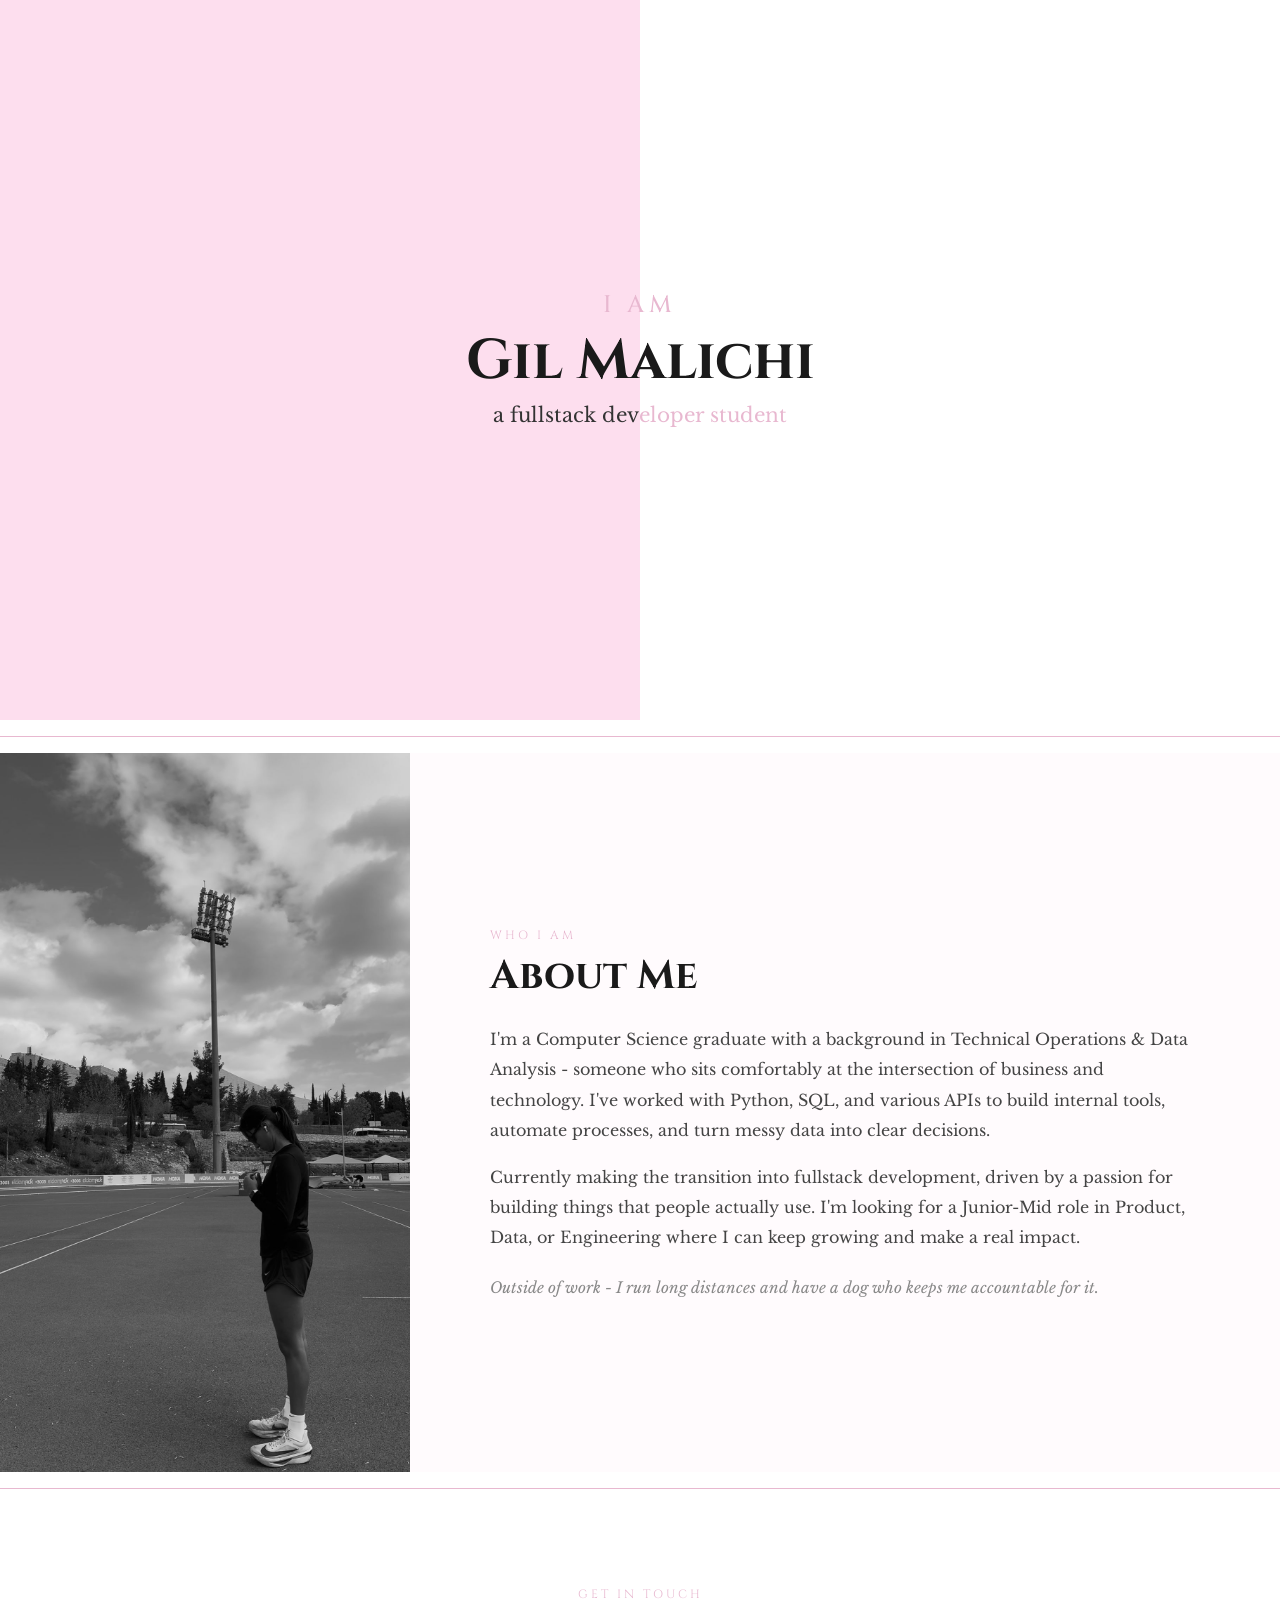
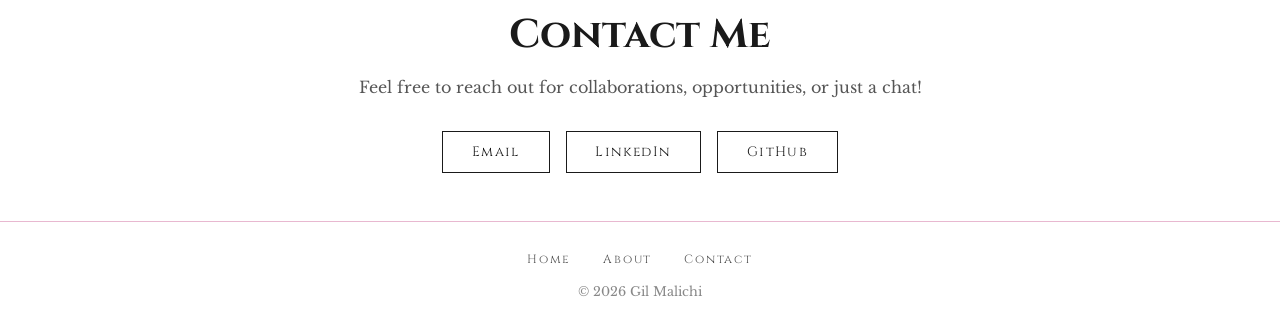
<file: index.html>
<!DOCTYPE html>
<html lang="en">


<head>
  <meta charset="UTF-8">
  <meta name="viewport" content="width=device-width, initial-scale=1.0">
  <title>Gil Malichi</title>
  <link href="https://cdn.jsdelivr.net/npm/bootstrap@5.3.0-alpha3/dist/css/bootstrap.min.css" rel="stylesheet"
    integrity="sha384-KK94CHFLLe+nY2dmCWGMq91rCGa5gtU4mk92HdvYe+M/SXH301p5ILy+dN9+nJOZ" crossorigin="anonymous">
  <link rel="stylesheet" href="./style.css">

<link rel="preconnect" href="https://fonts.googleapis.com">
<link rel="preconnect" href="https://fonts.gstatic.com" crossorigin>
<link href="https://fonts.googleapis.com/css2?family=Caveat:wght@400..700&family=Cinzel:wght@400..900&family=Libre+Baskerville:ital,wght@0,400..700;1,400..700&display=swap" rel="stylesheet">
</head>

<body>

<section id="title">
  <!-- Two-color split background -->
  <div class="title-bg">
    <div class="title-bg-left"></div>
    <div class="title-bg-right"></div>
  </div>

  <!-- Text content centered over the split -->
  <div class="title-content">
    <h4 class="title-label">I AM</h4>
    <h1 class="title-name">Gil Malichi</h1>

<div class="title-sub-wrapper">
  <h3 class="title-sub title-sub-dark">
    a fullstack developer student
  </h3>
  <h3 class="title-sub title-sub-blue">
    a fullstack developer student
  </h3>

</div>
</div>
</section>

<hr class="featurette-divider">

<section id="about">
  <div class="about-inner">
    <div class="about-image-col">
      <img
        src="./pictures/profile.jpeg"
        class="about-photo"
        alt="Gil Malichi"
      >
    </div>
    <div class="about-text-col">
      <p class="about-label">WHO I AM</p>
      <h2 class="about-heading">About Me</h2>
      <p class="about-body">I'm a Computer Science graduate with a background in Technical Operations &amp; Data Analysis - someone who sits comfortably at the intersection of business and technology. I've worked with Python, SQL, and various APIs to build internal tools, automate processes, and turn messy data into clear decisions.</p>
      <p class="about-body">Currently making the transition into fullstack development, driven by a passion for building things that people actually use. I'm looking for a Junior-Mid role in Product, Data, or Engineering where I can keep growing and make a real impact.</p>
      <p class="about-personal">Outside of work - I run long distances and have a dog who keeps me accountable for it.</p>
    </div>
  </div>
</section>

<hr class="featurette-divider">

<section id="contact">
  <div class="contact-inner">
    <p class="contact-label">GET IN TOUCH</p>
    <h2 class="contact-heading">Contact Me</h2>
    <p class="contact-body">Feel free to reach out for collaborations, opportunities, or just a chat!</p>
    <div class="contact-links">
      <a href="mailto:malichigil@gmail.com" class="contact-btn">Email</a>
      <a href="https://www.linkedin.com/in/gil-malichi" class="contact-btn" target="_blank">LinkedIn</a>
      <a href="https://github.com/malichigil1/html-portfolio" class="contact-btn" target="_blank">GitHub</a>
    </div>
  </div>

  <footer class="contact-footer">
    <ul class="footer-nav">
      <li><a href="#title">Home</a></li>
      <li><a href="#about">About</a></li>
      <li><a href="#contact">Contact</a></li>
    </ul>
    <p class="footer-copy">© 2026 Gil Malichi</p>
  </footer>
</section>

</body>

</html>
</file>
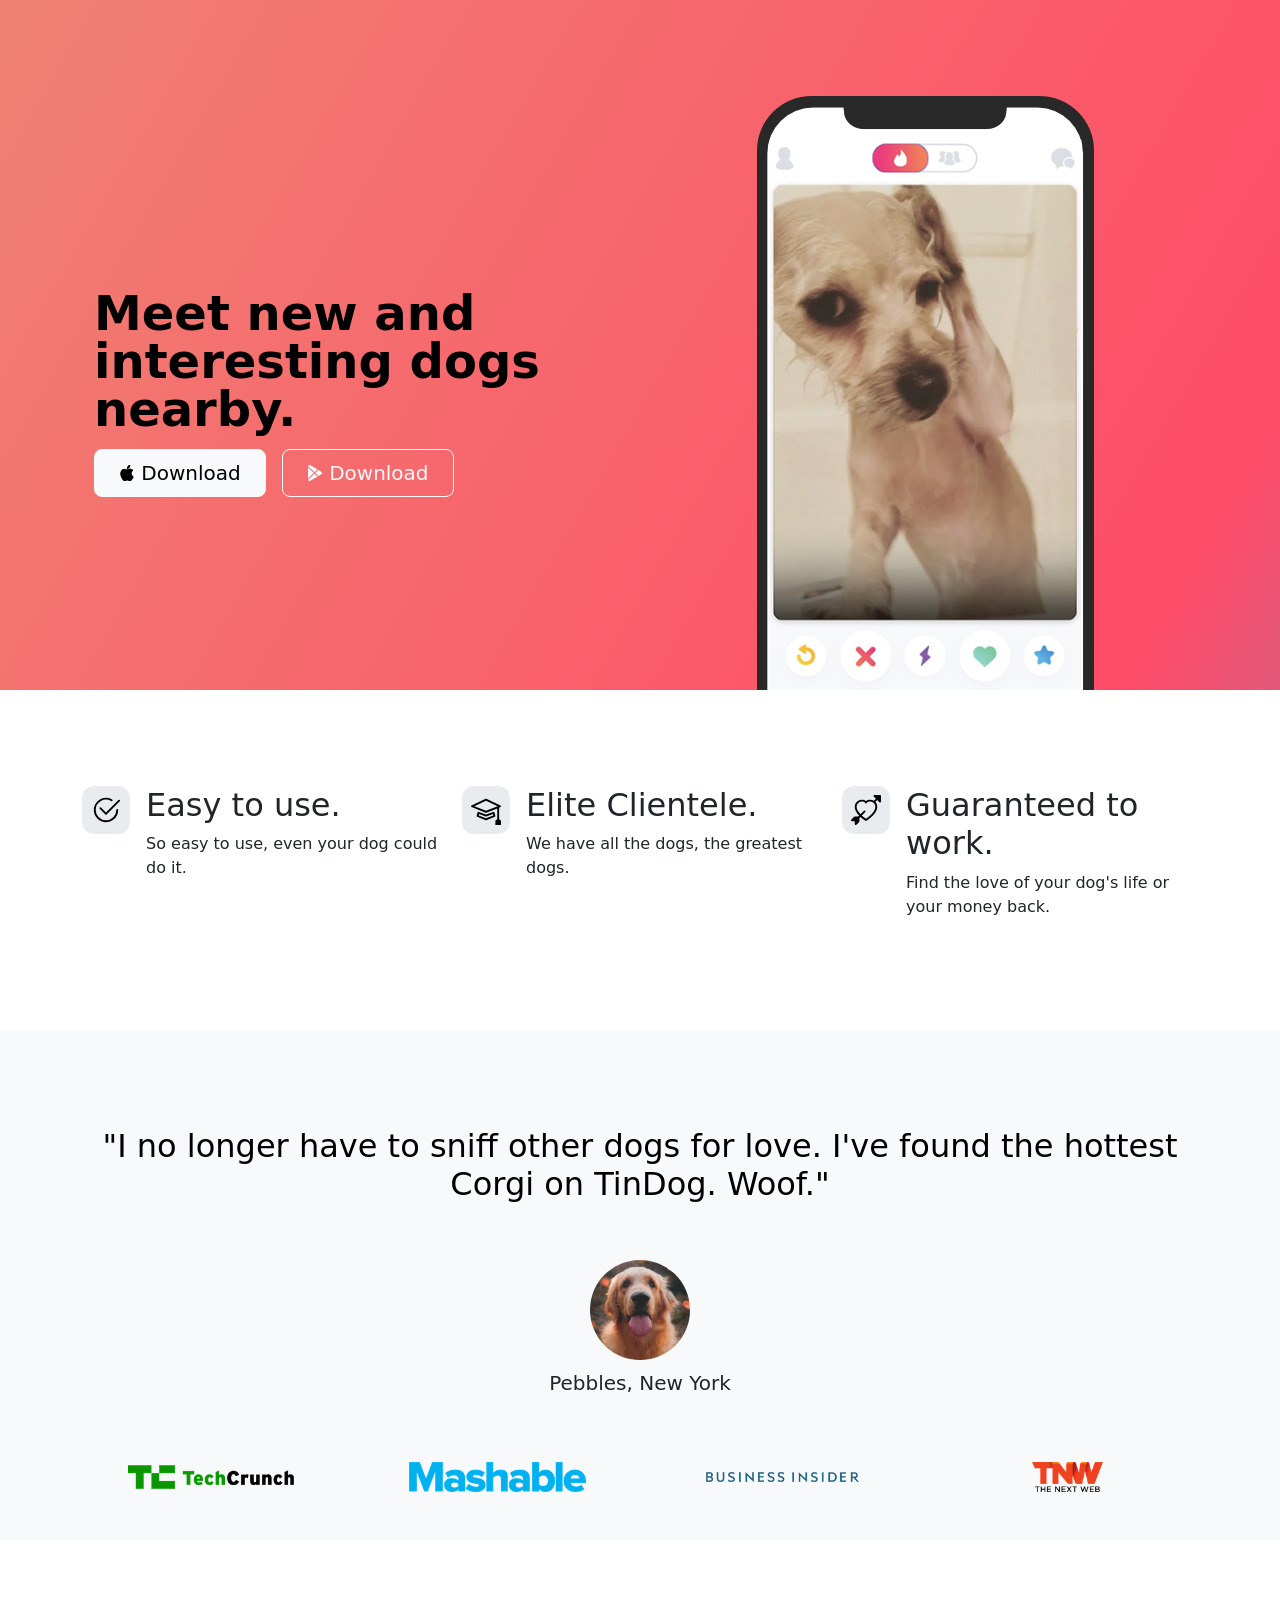
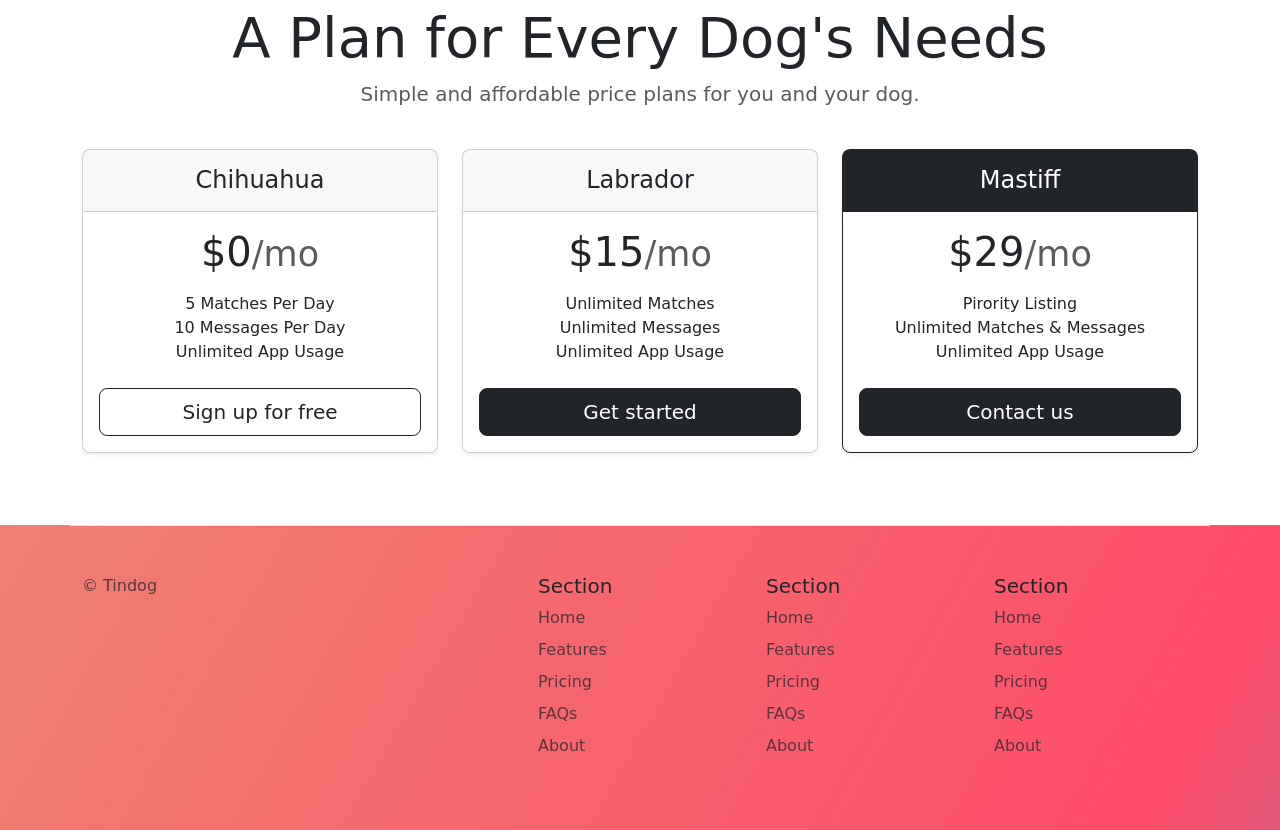
<file: solution.html>
<!DOCTYPE html>
<html lang="en">

<head>
  <meta charset="UTF-8">
  <meta name="viewport" content="width=device-width, initial-scale=1.0">
  <title>TinDog</title>
  <link href="https://cdn.jsdelivr.net/npm/bootstrap@5.3.0-alpha3/dist/css/bootstrap.min.css" rel="stylesheet"
    integrity="sha384-KK94CHFLLe+nY2dmCWGMq91rCGa5gtU4mk92HdvYe+M/SXH301p5ILy+dN9+nJOZ" crossorigin="anonymous">
  <link rel="stylesheet" href="./css/solution.css">
</head>

<body>


  <!-- Title -->
  <section id="title" class="gradient-background">

    <div class="container col-xxl-8 px-4 pt-5">
      <div class="row flex-lg-row-reverse align-items-center g-5 pt-5">
        <div class="col-10 col-sm-8 col-lg-6">
          <img src="./images/iphone.png" class="d-block mx-lg-auto img-fluid" alt="Bootstrap Themes" height="200"
            loading="lazy">
        </div>
        <div class="col-lg-6">
          <h1 class="display-5 fw-bold text-body-emphasis lh-1 mb-3">Meet new and interesting dogs nearby.</h1>

          <div class="d-grid gap-2 d-md-flex justify-content-md-start">
            <button type="button" class="btn btn-light btn-lg px-4 me-md-2"><svg xmlns="http://www.w3.org/2000/svg"
                width="16" height="16" fill="currentColor" class="bi bi-apple mb-1" viewBox="0 0 16 16">
                <path
                  d="M11.182.008C11.148-.03 9.923.023 8.857 1.18c-1.066 1.156-.902 2.482-.878 2.516.024.034 1.52.087 2.475-1.258.955-1.345.762-2.391.728-2.43Zm3.314 11.733c-.048-.096-2.325-1.234-2.113-3.422.212-2.189 1.675-2.789 1.698-2.854.023-.065-.597-.79-1.254-1.157a3.692 3.692 0 0 0-1.563-.434c-.108-.003-.483-.095-1.254.116-.508.139-1.653.589-1.968.607-.316.018-1.256-.522-2.267-.665-.647-.125-1.333.131-1.824.328-.49.196-1.422.754-2.074 2.237-.652 1.482-.311 3.83-.067 4.56.244.729.625 1.924 1.273 2.796.576.984 1.34 1.667 1.659 1.899.319.232 1.219.386 1.843.067.502-.308 1.408-.485 1.766-.472.357.013 1.061.154 1.782.539.571.197 1.111.115 1.652-.105.541-.221 1.324-1.059 2.238-2.758.347-.79.505-1.217.473-1.282Z" />
                <path
                  d="M11.182.008C11.148-.03 9.923.023 8.857 1.18c-1.066 1.156-.902 2.482-.878 2.516.024.034 1.52.087 2.475-1.258.955-1.345.762-2.391.728-2.43Zm3.314 11.733c-.048-.096-2.325-1.234-2.113-3.422.212-2.189 1.675-2.789 1.698-2.854.023-.065-.597-.79-1.254-1.157a3.692 3.692 0 0 0-1.563-.434c-.108-.003-.483-.095-1.254.116-.508.139-1.653.589-1.968.607-.316.018-1.256-.522-2.267-.665-.647-.125-1.333.131-1.824.328-.49.196-1.422.754-2.074 2.237-.652 1.482-.311 3.83-.067 4.56.244.729.625 1.924 1.273 2.796.576.984 1.34 1.667 1.659 1.899.319.232 1.219.386 1.843.067.502-.308 1.408-.485 1.766-.472.357.013 1.061.154 1.782.539.571.197 1.111.115 1.652-.105.541-.221 1.324-1.059 2.238-2.758.347-.79.505-1.217.473-1.282Z" />
              </svg> Download</button>
            <button type="button" class="btn btn-outline-light btn-lg px-4"><svg xmlns="http://www.w3.org/2000/svg"
                width="16" height="16" fill="currentColor" class="bi bi-google-play mb-1" viewBox="0 0 16 16">
                <path
                  d="M14.222 9.374c1.037-.61 1.037-2.137 0-2.748L11.528 5.04 8.32 8l3.207 2.96 2.694-1.586Zm-3.595 2.116L7.583 8.68 1.03 14.73c.201 1.029 1.36 1.61 2.303 1.055l7.294-4.295ZM1 13.396V2.603L6.846 8 1 13.396ZM1.03 1.27l6.553 6.05 3.044-2.81L3.333.215C2.39-.341 1.231.24 1.03 1.27Z" />
              </svg> Download</button>
          </div>
        </div>
      </div>
    </div>
  </section>
  <!-- Features -->
  <section id="features">
    <div class="container mt-5">
      <div class="row g-4 py-5 row-cols-1 row-cols-lg-3">
        <div class="col d-flex align-items-start">
          <div
            class="icon-square text-body-emphasis bg-body-secondary d-inline-flex align-items-center justify-content-center fs-4 flex-shrink-0 me-3">
            <svg xmlns="http://www.w3.org/2000/svg" height="30" fill="currentColor" class="bi bi-check2-circle"
              viewBox="0 0 16 16">
              <path
                d="M2.5 8a5.5 5.5 0 0 1 8.25-4.764.5.5 0 0 0 .5-.866A6.5 6.5 0 1 0 14.5 8a.5.5 0 0 0-1 0 5.5 5.5 0 1 1-11 0z" />
              <path
                d="M15.354 3.354a.5.5 0 0 0-.708-.708L8 9.293 5.354 6.646a.5.5 0 1 0-.708.708l3 3a.5.5 0 0 0 .708 0l7-7z" />
            </svg>
          </div>
          <div>
            <h3 class="fs-2">Easy to use.</h3>
            <p>So easy to use, even your dog could do it.</p>

          </div>
        </div>
        <div class="col d-flex align-items-start">
          <div
            class="icon-square text-body-emphasis bg-body-secondary d-inline-flex align-items-center justify-content-center fs-4 flex-shrink-0 me-3">
            <svg xmlns="http://www.w3.org/2000/svg" height="30" fill="currentColor" class="bi bi-mortarboard"
              viewBox="0 0 16 16">
              <path
                d="M8.211 2.047a.5.5 0 0 0-.422 0l-7.5 3.5a.5.5 0 0 0 .025.917l7.5 3a.5.5 0 0 0 .372 0L14 7.14V13a1 1 0 0 0-1 1v2h3v-2a1 1 0 0 0-1-1V6.739l.686-.275a.5.5 0 0 0 .025-.917l-7.5-3.5ZM8 8.46 1.758 5.965 8 3.052l6.242 2.913L8 8.46Z" />
              <path
                d="M4.176 9.032a.5.5 0 0 0-.656.327l-.5 1.7a.5.5 0 0 0 .294.605l4.5 1.8a.5.5 0 0 0 .372 0l4.5-1.8a.5.5 0 0 0 .294-.605l-.5-1.7a.5.5 0 0 0-.656-.327L8 10.466 4.176 9.032Zm-.068 1.873.22-.748 3.496 1.311a.5.5 0 0 0 .352 0l3.496-1.311.22.748L8 12.46l-3.892-1.556Z" />
            </svg>
          </div>
          <div>
            <h3 class="fs-2">Elite Clientele.</h3>
            <p>We have all the dogs, the greatest dogs.</p>

          </div>
        </div>
        <div class="col d-flex align-items-start">
          <div
            class="icon-square text-body-emphasis bg-body-secondary d-inline-flex align-items-center justify-content-center fs-4 flex-shrink-0 me-3">
            <svg xmlns="http://www.w3.org/2000/svg" height="30" fill="currentColor" class="bi bi-arrow-through-heart"
              viewBox="0 0 16 16">
              <path fill-rule="evenodd"
                d="M2.854 15.854A.5.5 0 0 1 2 15.5V14H.5a.5.5 0 0 1-.354-.854l1.5-1.5A.5.5 0 0 1 2 11.5h1.793l.53-.53c-.771-.802-1.328-1.58-1.704-2.32-.798-1.575-.775-2.996-.213-4.092C3.426 2.565 6.18 1.809 8 3.233c1.25-.98 2.944-.928 4.212-.152L13.292 2 12.147.854A.5.5 0 0 1 12.5 0h3a.5.5 0 0 1 .5.5v3a.5.5 0 0 1-.854.354L14 2.707l-1.006 1.006c.236.248.44.531.6.845.562 1.096.585 2.517-.213 4.092-.793 1.563-2.395 3.288-5.105 5.08L8 13.912l-.276-.182a21.86 21.86 0 0 1-2.685-2.062l-.539.54V14a.5.5 0 0 1-.146.354l-1.5 1.5Zm2.893-4.894A20.419 20.419 0 0 0 8 12.71c2.456-1.666 3.827-3.207 4.489-4.512.679-1.34.607-2.42.215-3.185-.817-1.595-3.087-2.054-4.346-.761L8 4.62l-.358-.368c-1.259-1.293-3.53-.834-4.346.761-.392.766-.464 1.845.215 3.185.323.636.815 1.33 1.519 2.065l1.866-1.867a.5.5 0 1 1 .708.708L5.747 10.96Z" />
            </svg>
          </div>
          <div>
            <h3 class="fs-2">Guaranteed to work.</h3>
            <p>Find the love of your dog's life or your money back.</p>

          </div>
        </div>
      </div>
    </div>
  </section>
  <!-- Testimonial -->
  <section id="testimonial">
    <div class="my-5">
      <div class="p-5 text-center bg-body-tertiary">
        <div class="container py-5">
          <h2 class="text-body-emphasis">"I no longer have to sniff other dogs for love. I've found the hottest Corgi on
            TinDog. Woof."</h2>
          <img class="profile-img mt-5" src="./images/dog-img.jpg" alt="dog image">
          <p class="col-lg-8 mx-auto lead mt-2">
            Pebbles, New York
          </p>
        </div>

        <div class="container">
          <div class="row">
            <div class="col-lg-3 col-sm-12">
              <img src="./images/techcrunch.png" alt="techcrunch" height="30">
            </div>
            <div class="col-lg-3 col-sm-12">
              <img src="./images/mashable.png" alt="mashable" height="30">
            </div>
            <div class="col-lg-3 col-sm-12">
              <img src="./images/bizinsider.png" alt="bizinsider" height="30">
            </div>
            <div class="col-lg-3 col-sm-12">
              <img src="./images/tnw.png" alt="tnw" height="30">
            </div>
          </div>
        </div>
      </div>
    </div>
  </section>
  <!-- Pricing -->
  <section id="pricing">
    <div class="container">
      <div class="pricing-header p-3 pb-md-4 mx-auto text-center">
        <h2 class="display-4 fw-normal">A Plan for Every Dog's Needs</h2>
        <p class="fs-5 text-body-secondary">Simple and affordable price plans for you and your dog.
      </div>
      <div class="row row-cols-1 row-cols-md-3 mb-3 text-center">
        <div class="col">
          <div class="card mb-4 rounded-3 shadow-sm">
            <div class="card-header py-3">
              <h4 class="my-0 fw-normal">Chihuahua</h4>
            </div>
            <div class="card-body">
              <h1 class="card-title pricing-card-title">$0<small class="text-body-secondary fw-light">/mo</small></h1>
              <ul class="list-unstyled mt-3 mb-4">
                <li>5 Matches Per Day</li>
                <li>10 Messages Per Day</li>
                <li>Unlimited App Usage</li>
              </ul>
              <button type="button" class="w-100 btn btn-lg btn-outline-dark">Sign up for free</button>
            </div>
          </div>
        </div>
        <div class="col">
          <div class="card mb-4 rounded-3 shadow-sm">
            <div class="card-header py-3">
              <h4 class="my-0 fw-normal">Labrador</h4>
            </div>
            <div class="card-body">
              <h1 class="card-title pricing-card-title">$15<small class="text-body-secondary fw-light">/mo</small></h1>
              <ul class="list-unstyled mt-3 mb-4">
                <li>Unlimited Matches</li>
                <li>Unlimited Messages</li>
                <li>Unlimited App Usage</li>
              </ul>
              <button type="button" class="w-100 btn btn-lg btn-dark">Get started</button>
            </div>
          </div>
        </div>
        <div class="col">
          <div class="card mb-4 rounded-3 shadow-sm border-dark">
            <div class="card-header py-3 text-bg-dark border-dark">
              <h4 class="my-0 fw-normal">Mastiff</h4>
            </div>
            <div class="card-body">
              <h1 class="card-title pricing-card-title">$29<small class="text-body-secondary fw-light">/mo</small></h1>
              <ul class="list-unstyled mt-3 mb-4">
                <li>Pirority Listing</li>
                <li>Unlimited Matches & Messages</li>
                <li>Unlimited App Usage</li>
              </ul>
              <button type="button" class="w-100 btn btn-lg btn-dark">Contact us</button>
            </div>
          </div>
        </div>
      </div>
    </div>
  </section>
  <!-- Footer -->
  <section id="contact" class="gradient-background">
    <div class="container ">
      <footer class="row row-cols-1 row-cols-sm-2 row-cols-md-5 py-5 mt-5 border-top">
        <div class="col mb-3">

          <p class="text-body-secondary">© Tindog</p>
        </div>

        <div class="col mb-3">

        </div>

        <div class="col mb-3">
          <h5>Section</h5>
          <ul class="nav flex-column">
            <li class="nav-item mb-2"><a href="#" class="nav-link p-0 text-body-secondary">Home</a></li>
            <li class="nav-item mb-2"><a href="#" class="nav-link p-0 text-body-secondary">Features</a></li>
            <li class="nav-item mb-2"><a href="#" class="nav-link p-0 text-body-secondary">Pricing</a></li>
            <li class="nav-item mb-2"><a href="#" class="nav-link p-0 text-body-secondary">FAQs</a></li>
            <li class="nav-item mb-2"><a href="#" class="nav-link p-0 text-body-secondary">About</a></li>
          </ul>
        </div>

        <div class="col mb-3">
          <h5>Section</h5>
          <ul class="nav flex-column">
            <li class="nav-item mb-2"><a href="#" class="nav-link p-0 text-body-secondary">Home</a></li>
            <li class="nav-item mb-2"><a href="#" class="nav-link p-0 text-body-secondary">Features</a></li>
            <li class="nav-item mb-2"><a href="#" class="nav-link p-0 text-body-secondary">Pricing</a></li>
            <li class="nav-item mb-2"><a href="#" class="nav-link p-0 text-body-secondary">FAQs</a></li>
            <li class="nav-item mb-2"><a href="#" class="nav-link p-0 text-body-secondary">About</a></li>
          </ul>
        </div>

        <div class="col mb-3">
          <h5>Section</h5>
          <ul class="nav flex-column">
            <li class="nav-item mb-2"><a href="#" class="nav-link p-0 text-body-secondary">Home</a></li>
            <li class="nav-item mb-2"><a href="#" class="nav-link p-0 text-body-secondary">Features</a></li>
            <li class="nav-item mb-2"><a href="#" class="nav-link p-0 text-body-secondary">Pricing</a></li>
            <li class="nav-item mb-2"><a href="#" class="nav-link p-0 text-body-secondary">FAQs</a></li>
            <li class="nav-item mb-2"><a href="#" class="nav-link p-0 text-body-secondary">About</a></li>
          </ul>
        </div>
      </footer>
    </div>
  </section>
</body>

</html>
</file>
<file: style.css>
/* ── Hero Section ── */
#title {
  position: relative;
  min-height: 80vh;
  display: flex;
  align-items: center;
  justify-content: center;
  overflow: hidden;
}

/* Split background */
.title-bg {
  position: absolute;
  inset: 0;
  display: flex;
}

.title-bg-left {
  flex: 1;
  background-color: #fddeee;
}

.title-bg-right {
  flex: 1;
  background-color: #ffffff;
}

/* Text sits above the background */
.title-content {
  position: relative;
  z-index: 1;
  text-align: center;
}

.title-label {
  font-family: 'Cinzel', serif;
  /* font-size: 0.85rem; */
  letter-spacing: 0.2em;
  color: #e8b8d0;
  margin-bottom: 0.5rem;
}

.title-name {
  font-family: 'Cinzel', serif;
  font-size: 3.5rem;
  font-weight: 700;
  color: #1a1a1a;
  margin-bottom: 0.5rem;
}

.title-sub {
  font-family: 'Libre Baskerville', serif;
  font-size: 1.25rem;
  font-weight: 400;
  color: #333333;
}


.title-sub-wrapper {
  position: relative;
  display: inline-block;
}

/* base style */
.title-sub {
  font-family: 'Libre Baskerville', serif;
  font-size: 1.25rem;
  font-weight: 400;
  margin: 0;
}

/* LEFT SIDE (dark) */
.title-sub-dark {
  color: #333333;
  clip-path: inset(0 50% 0 0); /* show left half */
}

/* RIGHT SIDE (blue like I AM) */
.title-sub-blue {
  position: absolute;
  top: 0;
  left: 0;
  color: #e8b8d0;
  clip-path: inset(0 0 0 50%); /* show right half */
}

/* ── About Section ── */
#about {
  background-color: #fff;
}

.about-inner {
  display: flex;
  align-items: stretch;
  min-height: 50vh;
}

/* Left: image fills its column edge-to-edge */
.about-image-col {
  flex: 0 0 32%;
  overflow: hidden;
}

.about-photo {
  width: 100%;
  height: 100%;
  object-fit: cover;
  object-position: center top;
  display: block;
}

/* Right: text column */
.about-text-col {
  flex: 1;
  display: flex;
  flex-direction: column;
  justify-content: center;
  padding: 4rem 5rem;
  background-color: #fddeee22; /* very faint pink, matches hero left */
}

.about-label {
  font-family: 'Cinzel', serif;
  font-size: 0.75rem;
  letter-spacing: 0.25em;
  color: #e8b8d0;
  margin-bottom: 0.5rem;
}

.about-heading {
  font-family: 'Cinzel', serif;
  font-size: 2.5rem;
  font-weight: 700;
  color: #1a1a1a;
  margin-bottom: 1.5rem;
}

.about-body {
  font-family: 'Libre Baskerville', serif;
  font-size: 1rem;
  line-height: 1.9;
  color: #444;
  margin-bottom: 1rem;
}

.about-personal {
  font-family: 'Libre Baskerville', serif;
  font-size: 0.95rem;
  font-style: italic;
  color: #888;
  margin-top: 0.5rem;
  margin-bottom: 0;
}

/* ── Mobile ── */
@media (max-width: 768px) {
  /* Hero */
  .title-name {
    font-size: 2.2rem;
  }

  /* About: stack image on top, text below */
  .about-inner {
    flex-direction: column;
  }

  .about-image-col {
    flex: none;
    height: auto;
  }

  .about-photo {
    height: auto;
    object-fit: contain;
  }

  .about-text-col {
    padding: 2rem 1.5rem;
  }

  .about-heading {
    font-size: 1.8rem;
  }

  /* Contact */
  .contact-inner {
    padding: 3rem 1.5rem 2rem;
  }

  .contact-heading {
    font-size: 1.8rem;
  }

  .contact-links {
    flex-direction: column;
    align-items: center;
  }

  .contact-btn {
    width: 100%;
    max-width: 220px;
    text-align: center;
  }
}

/* ── Dividers ── */
.featurette-divider {
  border-color: #e8b8d0;
  opacity: 1;
}

/* ── Contact Section ── */
#contact {
  background-color: #ffffff;
}

.contact-inner {
  padding: 5rem 2rem 3rem;
  text-align: center;
}

.contact-label {
  font-family: 'Cinzel', serif;
  font-size: 0.75rem;
  letter-spacing: 0.25em;
  color: #e8b8d0;
  margin-bottom: 0.5rem;
}

.contact-heading {
  font-family: 'Cinzel', serif;
  font-size: 2.5rem;
  font-weight: 700;
  color: #1a1a1a;
  margin-bottom: 1rem;
}

.contact-body {
  font-family: 'Libre Baskerville', serif;
  font-size: 1rem;
  color: #555;
  margin-bottom: 2rem;
}

.contact-links {
  display: flex;
  justify-content: center;
  gap: 1rem;
  flex-wrap: wrap;
}

.contact-btn {
  font-family: 'Cinzel', serif;
  font-size: 0.85rem;
  letter-spacing: 0.1em;
  color: #1a1a1a;
  border: 1.5px solid #1a1a1a;
  padding: 0.6rem 1.8rem;
  text-decoration: none;
  transition: background-color 0.2s, color 0.2s;
}

.contact-btn:hover {
  background-color: #1a1a1a;
  color: #e8b8d0;
}

/* ── Footer ── */
.contact-footer {
  border-top: 1px solid #e8b8d0;
  padding: 1.5rem 2rem;
  text-align: center;
}

.footer-nav {
  list-style: none;
  display: flex;
  justify-content: center;
  gap: 2rem;
  padding: 0;
  margin-bottom: 0.75rem;
}

.footer-nav a {
  font-family: 'Cinzel', serif;
  font-size: 0.75rem;
  letter-spacing: 0.15em;
  color: #555;
  text-decoration: none;
}

.footer-nav a:hover {
  color: #1a1a1a;
}

.footer-copy {
  font-family: 'Libre Baskerville', serif;
  font-size: 0.8rem;
  color: #888;
  margin: 0;
}
</file>
<file: css/solution.css>
.gradient-background {
  background: linear-gradient(300deg, #00bfff, #ff4c68, #ef8172);
  background-size: 180% 180%;
  animation: gradient-animation 18s ease infinite;
}

@keyframes gradient-animation {
  0% {
    background-position: 0% 50%;
  }
  50% {
    background-position: 100% 50%;
  }
  100% {
    background-position: 0% 50%;
  }
}

.icon-square {
  width: 3rem;
  height: 3rem;
  border-radius: 0.75rem;
}

.profile-img {
  border-radius: 50%;
  height: 100px;
}
</file>
